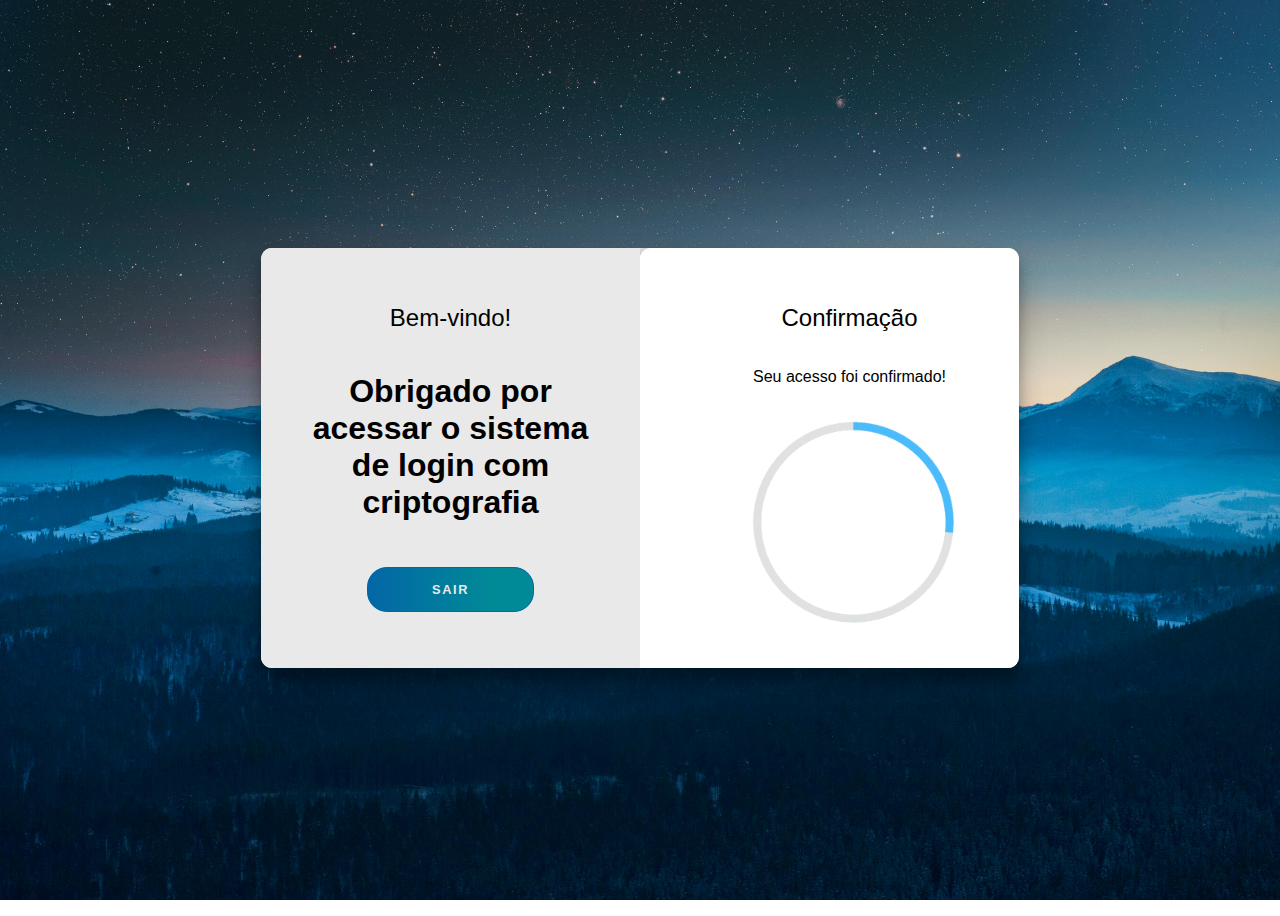
<file: html-welcome/welcome.html>
<!DOCTYPE html>
<html lang="en">
<head>
    <meta charset="UTF-8">
    <meta name="viewport" content="width=device-width, initial-scale=1.0">
    <link rel="stylesheet" href="style.css">

    <title>Obrigado pelo acesso!</title>
</head>
<body>
    <div class="container">
        <!-- Container do formulário de login -->
        <div class="container__form container--signin">
            <form action="#" class="form" id="form">
                <h2 class="form__title">Bem-vindo!</h2>
                <h1>Obrigado por acessar o sistema de login com criptografia</h1>
                <button class="btn" id="confirmBtn">Sair</button>
            </form>

            

        </div>
        <div class="container__overlay">
            <div class="overlay__panel">
                <h2 class="form__title">Confirmação</h2>
                <p>Seu acesso foi confirmado!</p>
                <div class="bk-gif">
                 
                </div>
            </div>
        </div>
        
    </div>

    
</body>
</html>
</file>
<file: html-welcome/style.css>
/* author: https://codepen.io/dnlzrgz/pen/LYNVyPL 
Daniel*/
:root {
	/* COLORS */
	--white: #e9e9e9;
	--gray: #333;
	--blue: #0367a6;
	--lightblue: #008997;

	/* RADII */
	--button-radius: 0.7rem;

	/* SIZES */
	--max-width: 758px;
	--max-height: 420px;

	font-size: 16px;
	font-family: -apple-system, BlinkMacSystemFont, "Segoe UI", Roboto, Oxygen,
		Ubuntu, Cantarell, "Open Sans", "Helvetica Neue", sans-serif;
}

body {
	align-items: center;
	background-color: var(--white);
	background: url("img.jpg");
	background-attachment: fixed;
	background-position: center;
	background-repeat: no-repeat;
	background-size: cover;
	display: grid;
	height: 100vh;
	place-items: center;
    overflow: hidden;
}

.form__title {
	font-weight: 300;
	margin: 0;
	margin-bottom: 1.25rem;
}

.link {
	color: var(--gray);
	font-size: 0.9rem;
	margin: 1.5rem 0;
	text-decoration: none;
}

.container {
	background-color: var(--white);
	border-radius: var(--button-radius);
	box-shadow: 0 0.9rem 1.7rem rgba(0, 0, 0, 0.25),
		0 0.7rem 0.7rem rgba(0, 0, 0, 0.22);
	height: var(--max-height);
	max-width: var(--max-width);
	overflow: hidden;
	position: relative;
	width: 100%;
}

.container__form {
	height: 100%;
	position: absolute;
	top: 0;
	transition: all 0.6s ease-in-out;
}

.container--signin {
	left: 0;
	width: 50%;
	z-index: 2;
}

.container.right-panel-active .container--signin {
	transform: translateX(100%);
}

.container--signup {
	left: 0;
	opacity: 0;
	width: 50%;
	z-index: 1;
}

.container.right-panel-active .container--signup {
	animation: show 0.6s;
	opacity: 1;
	transform: translateX(100%);
	z-index: 5;
}

.container__overlay {
	height: 100%;
	left: 50%;
	overflow: hidden;
	position: absolute;
	top: 0;
	transition: transform 0.6s ease-in-out;
	width: 50%;
	z-index: 100;
}

.container.right-panel-active .container__overlay {
	transform: translateX(-100%);
}

.overlay {
	background-color: var(--lightblue);
	background: url("img.jpg");
	background-attachment: fixed;
	background-position: center;
	background-repeat: no-repeat;
	background-size: cover;
	height: 100%;
	left: -100%;
	position: relative;
	transform: translateX(0);
	transition: transform 0.6s ease-in-out;
	width: 200%;
}

.container.right-panel-active .overlay {
	transform: translateX(50%);
}

.overlay__panel {
	align-items: center;
	display: flex;
	flex-direction: column;
	height: 100%;
	justify-content: center;
	position: absolute;
	text-align: center;
	top: 0;
	transform: translateX(0);
	transition: transform 0.6s ease-in-out;
	width: 50%;
}

.overlay--left {
	transform: translateX(-20%);
}

.container.right-panel-active .overlay--left {
	transform: translateX(0);
}

.overlay--right {
	right: 0;
	transform: translateX(0);
}

.container.right-panel-active .overlay--right {
	transform: translateX(20%);
}

.btn {
	background-color: var(--blue);
	background-image: linear-gradient(90deg, var(--blue) 0%, var(--lightblue) 74%);
	border-radius: 20px;
	border: 1px solid var(--blue);
	color: var(--white);
	cursor: pointer;
	font-size: 0.8rem;
	font-weight: bold;
	letter-spacing: 0.1rem;
	padding: 0.9rem 4rem;
	text-transform: uppercase;
	transition: transform 80ms ease-in;
}

.form > .btn {
	margin-top: 1.5rem;
}

.btn:active {
	transform: scale(0.95);
}

.btn:focus {
	outline: none;
}

.form {
	background-color: var(--white);
	display: flex;
	align-items: center;
	justify-content: center;
	flex-direction: column;
	padding: 0 3rem;
	height: 100%;
	text-align: center;
}

.input {
	background-color: #fff;
	border: none;
	padding: 0.9rem 0.9rem;
	margin: 0.5rem 0;
	width: 100%;
}

@keyframes show {
	0%,
	49.99% {
		opacity: 0;
		z-index: 1;
	}

	50%,
	100% {
		opacity: 1;
		z-index: 5;
	}
}

.overlay--confirmation {
    background-color: rgba(255, 255, 255, 0.8);
    display: flex;
    align-items: center;
    justify-content: center;
}

.overlay__panel {
    background-color: #fff;
    border-radius: 10px;
    box-shadow: 0 0 10px rgba(0, 0, 0, 0.3);
    padding: 20px;
    text-align: center;
    width: 100%; /* Definir largura igual ao máximo */
    max-width: var(--max-width); /* Utilizar a variável de largura máxima definida no :root */
    max-height: var(--max-height); /* Utilizar a variável de altura máxima definida no :root */
}


.bk-gif{
  background: url(../html-welcome/loading.gif) ;
  background-position: center;
  background-size: 250px;
  width: 260px;
  height: 250px;
}
</file>
